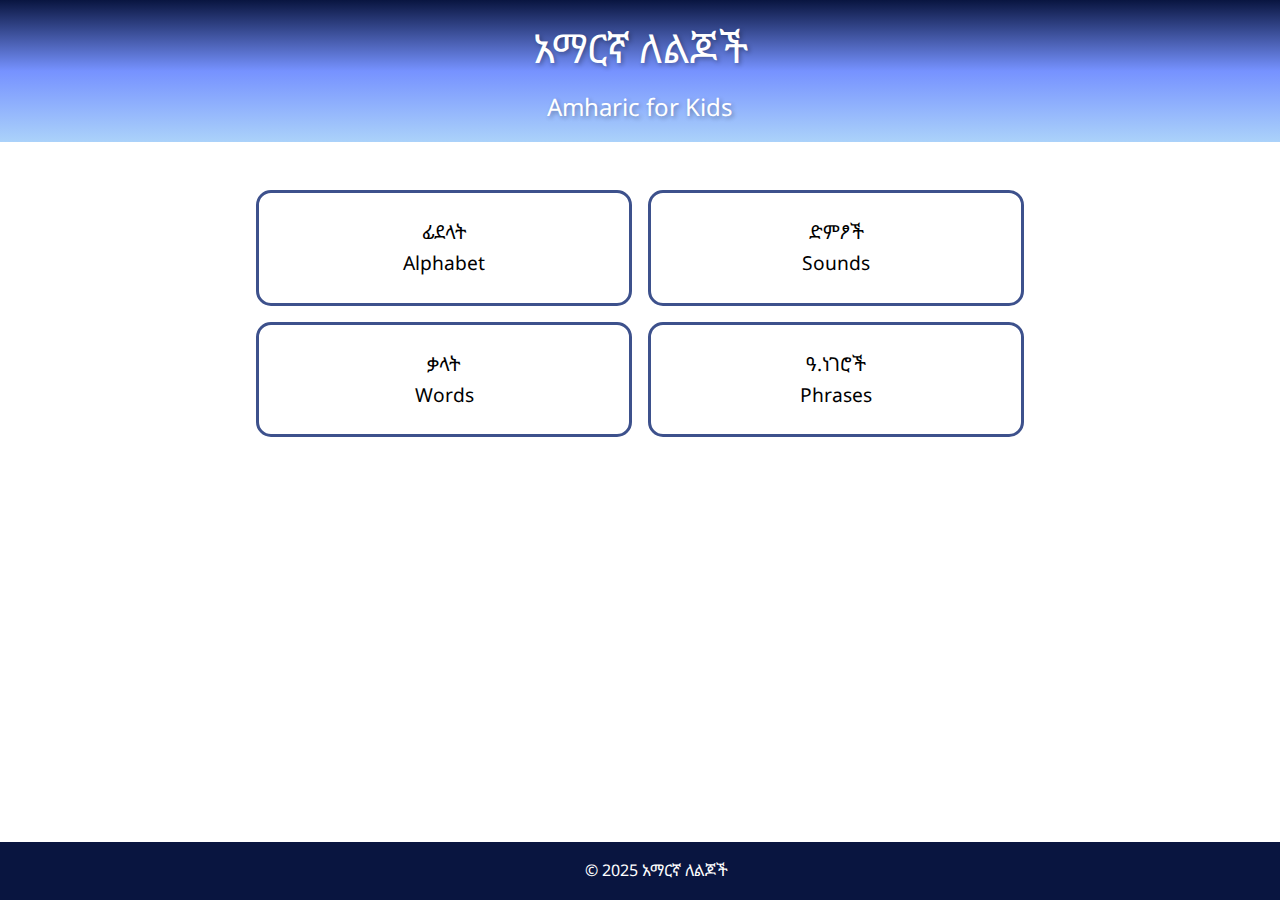
<file: index.html>
<!DOCTYPE html>
<html lang="am">
<head>
    <meta charset="UTF-8">
    <meta name="viewport" content="width=device-width, initial-scale=1.0, shrink-to-fit=no">
    <title>አማርኛ ለልጆች - Amharic for Kids</title>
    <link rel="stylesheet" href="static/css/styles.css">
    <!-- Amharic font -->
    <link href="https://fonts.googleapis.com/css2?family=Noto+Sans+Ethiopic:wght@400;700&display=swap" rel="stylesheet">
</head>
<body>
    <header>
        <h1>አማርኛ ለልጆች</h1>
        <h2>Amharic for Kids</h2>
    </header>

    <main>
        <nav class="main-menu">
            <!-- These will be styled as big, colorful buttons -->
            <button class="menu-item" data-section="alphabet">ፊደላት<br>Alphabet</button>
            <button class="menu-item" data-section="sounds">ድምፆች<br>Sounds</button>
            <button class="menu-item" data-section="words">ቃላት<br>Words</button>
            <button class="menu-item" data-section="phrases">ዓ.ነገሮች<br>Phrases</button>
        </nav>

        <div id="content">
            <!-- Content will be loaded here -->
        </div>
    </main>

    <footer>
        <p>© 2025 አማርኛ ለልጆች</p>
    </footer>

    <script src="static/js/script.js"></script>
    <!-- Test script only loaded in development environment -->
    <script src="static/js/app-tester.js"></script>
</body>
</html>
</file>
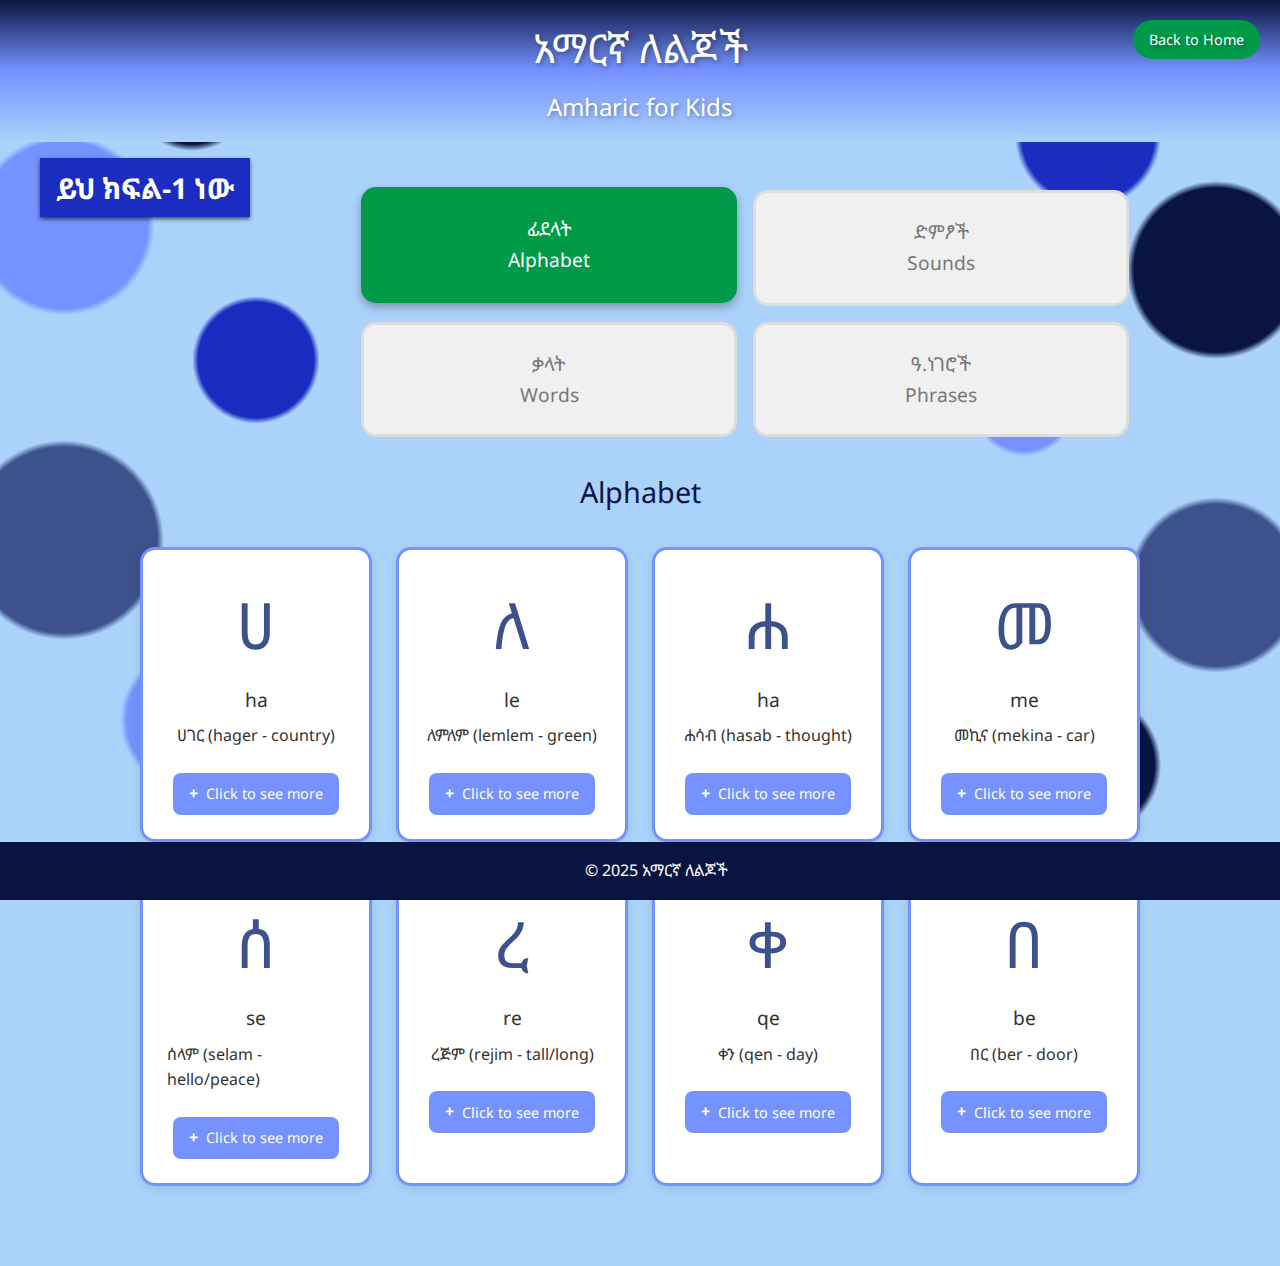
<file: learn.html>
<!DOCTYPE html>
<html lang="am">
<head>
    <meta charset="UTF-8">
    <meta name="viewport" content="width=device-width, initial-scale=1.0, shrink-to-fit=no">
    <title>አማርኛ ለልጆች - Amharic for Kids</title>
    <link rel="stylesheet" href="static/css/styles.css">
    <!-- Amharic font -->
    <link href="https://fonts.googleapis.com/css2?family=Noto+Sans+Ethiopic:wght@400;700&display=swap" rel="stylesheet">
</head>
<body class="learn-page">
    <header>
        <h1>አማርኛ ለልጆች</h1>
        <h2>Amharic for Kids</h2>
        <a href="index.html" class="home-button">Back to Home</a>
    </header>

    <main>
        <div class="stage-indicator">ይህ ክፍል-1 ነው</div>
        <nav class="main-menu">
            <!-- These will be styled as big, colorful buttons -->
            <button class="menu-item" data-section="alphabet">ፊደላት<br>Alphabet</button>
            <button class="menu-item" data-section="sounds">ድምፆች<br>Sounds</button>
            <button class="menu-item" data-section="words">ቃላት<br>Words</button>
            <button class="menu-item" data-section="phrases">ዓ.ነገሮች<br>Phrases</button>
        </nav>

        <div id="content">
            <!-- Content will be loaded here -->
        </div>
    </main>

    <footer>
        <p>© 2025 አማርኛ ለልጆች</p>
    </footer>

    <!-- First load the main script.js file (contains all functions) -->
    <script src="static/js/script.js"></script>
    <!-- Then load learn.js which will only initialize when on the learn page -->
    <script src="static/js/learn.js"></script>
</body>
</html>
</file>
<file: static/css/styles.css>
/* Ethiopian flag colors and Blue color palette */
:root {
    /* Original Ethiopian colors */
    --eth-green: #009A49;
    --eth-yellow: #FEDD00;
    --eth-red: #EF3340;
    --text-dark: #333333;
    --background-light: #FFFFFF;
    --light-bg: #F8FFF4;
    
    /* Blue color palette */
    --blue-darkest: #091540;
    --blue-darkest-rgb: 9, 21, 64;
    --blue-medium: #7692FF;
    --blue-medium-rgb: 118, 146, 255;
    --blue-light: #ABD2FA;
    --blue-light-rgb: 171, 210, 250;
    --blue-navy: #3D518C;
    --blue-navy-rgb: 61, 81, 140;
    --blue-bright: #1B2CC1;
    --blue-bright-rgb: 27, 44, 193;
}

/* Basic reset */
html, body, div, span, h1, h2, h3, p, a, button, img {
    margin: 0;
    padding: 0;
    border: 0;
    font-size: 100%;
    font: inherit;
    vertical-align: baseline;
}

body {
    font-family: 'Noto Sans Ethiopic', sans-serif;
    line-height: 1.6;
    color: var(--text-dark);
    background-color: var(--background-light);
}

/* Learning page specific styles */
.learn-page {
    background-color: var(--blue-light);
    background-image: 
        /* Left side patterns */
        radial-gradient(circle at 15% 10%, var(--blue-darkest) 0%, var(--blue-darkest) 4%, transparent 4.5%),
        radial-gradient(circle at 5% 25%, var(--blue-medium) 0%, var(--blue-medium) 6%, transparent 6.5%),
        radial-gradient(circle at 20% 40%, var(--blue-bright) 0%, var(--blue-bright) 5%, transparent 5.5%),
        radial-gradient(circle at 5% 60%, var(--blue-navy) 0%, var(--blue-navy) 7%, transparent 7.5%),
        radial-gradient(circle at 15% 80%, var(--blue-medium) 0%, var(--blue-medium) 5%, transparent 5.5%),
        /* Right side patterns */
        radial-gradient(circle at 85% 15%, var(--blue-bright) 0%, var(--blue-bright) 5%, transparent 5.5%),
        radial-gradient(circle at 95% 30%, var(--blue-darkest) 0%, var(--blue-darkest) 6%, transparent 6.5%),
        radial-gradient(circle at 80% 45%, var(--blue-medium) 0%, var(--blue-medium) 4%, transparent 4.5%),
        radial-gradient(circle at 95% 65%, var(--blue-navy) 0%, var(--blue-navy) 6%, transparent 6.5%),
        radial-gradient(circle at 85% 85%, var(--blue-darkest) 0%, var(--blue-darkest) 5%, transparent 5.5%);
    background-repeat: no-repeat;
    background-attachment: fixed;
}

/* Header styles */
header {
    background: linear-gradient(to bottom, var(--blue-darkest), var(--blue-medium), var(--blue-light));
    color: white;
    text-align: center;
    padding: 1rem;
    text-shadow: 2px 2px 4px rgba(0, 0, 0, 0.3);
    position: relative;
}

/* Stage indicator style */
.stage-indicator {
    background-color: var(--blue-bright);
    color: white;
    padding: 0.4rem 1rem;
    font-size: 1.8rem;
    font-weight: bold;
    position: relative;
    margin: 0 0 16px 0;
    box-shadow: 0 2px 4px rgba(0, 0, 0, 0.644);
    float: left;
    clear: both;
}

header h1 {
    font-size: 2.5rem;
    margin-bottom: 0.5rem;
}

header h2 {
    font-size: 1.5rem;
    font-weight: normal;
}

/* Main content */
main {
    width: 100%;
    max-width: 1200px;
    margin: 0 auto;
    padding: 1rem;
}

/* Menu styles */
.main-menu {
    display: grid;
    grid-template-columns: repeat(2, 1fr);
    gap: 1rem;
    margin: 2rem auto;
    width: 100%;
    max-width: 800px;
    padding: 0 1rem;
    box-sizing: border-box;
}

@media only screen and (max-width: 480px) {
    .main-menu {
        display: flex !important;
        flex-direction: column !important;
        align-items: center !important;
        max-width: 300px !important;
        padding: 0 !important;
        margin: 16px auto !important;
        grid-template-columns: 1fr !important; /* Force single column */
    }
    
    .menu-item {
        width: 100%;
        margin-bottom: 10px;
        display: block;
        position: relative;
    }
    
    /* Add a CSS marker class to identify mobile view for testing */
    body::after {
        content: "mobile-view";
        display: none;
    }
}

.menu-item {
    background-color: white;
    border: 3px solid var(--blue-navy);
    border-radius: 15px;
    padding: 1.5rem;
    font-size: 1.2rem;
    cursor: pointer;
    transition: transform 0.2s, box-shadow 0.2s, background-color 0.3s, border-color 0.3s;
}

.menu-item:hover {
    transform: translateY(-5px);
    box-shadow: 0 5px 15px rgba(0, 0, 0, 0.2);
}

/* Active menu item (selected) */
.menu-item.active {
    background-color: var(--eth-green);
    border-color: var(--eth-green);
    color: white;
    transform: translateY(-3px);
    box-shadow: 0 4px 10px rgba(0, 0, 0, 0.3);
}

/* Inactive menu items when another is selected */
.menu-item.inactive {
    background-color: #f0f0f0;
    border-color: #dddddd;
    color: #777777;
    transform: none;
    box-shadow: none;
}

/* Sound game layout and feedback symbols */
.game-content-wrapper {
    display: flex;
    justify-content: center;
    align-items: center;
    margin: 1rem auto;
    max-width: 800px;
    position: relative;
}

.game-main-area {
    flex: 1;
    text-align: center;
}

.result-symbol-container {
    width: 150px;
    display: flex;
    justify-content: center;
    align-items: center;
}

.result-symbol {
    font-size: 8rem;
    display: block;
    text-align: center;
}

.check-symbol {
    color: var(--eth-green);
}

.x-symbol {
    color: #EF3340;
}

/* Sound game container with yellow border as in reference image */
.sound-game {
    background-color: white;
    border: 4px solid #FEDD00; /* Ethiopian yellow color */
    border-radius: 15px;
    padding: 2rem;
    margin: 1rem auto;
    max-width: 90%;
    box-shadow: 0 4px 8px rgba(0, 0, 0, 0.1);
}

/* Footer styles */
footer {
    text-align: center;
    padding: 1rem;
    background-color: var(--blue-darkest);
    color: white;
    position: fixed;
    bottom: 0;
    width: 100%;
}

/* Stages popup styles */
.stages-popup {
    display: none;
    position: fixed;
    top: 0;
    left: 0;
    width: 100%;
    height: 100%;
    background-color: rgba(0, 0, 0, 0.5);
    z-index: 1000;
    justify-content: center;
    align-items: center;
}

.stages-popup.show {
    display: flex;
}

.stages-popup-content {
    background-color: white;
    padding: 2rem;
    border-radius: 15px;
    box-shadow: 0 5px 20px rgba(0, 0, 0, 0.3);
    position: relative;
    max-width: 90%;
    width: 700px;
    text-align: center;
}

.stages-popup-content h3 {
    font-size: 1.5rem;
    margin-bottom: 1.5rem;
    color: var(--eth-green);
}

.stages-container {
    display: flex;
    justify-content: space-between;
    gap: 10px;
    margin: 1rem 0;
}

/* Animal head styles for stage buttons */
.animal-head {
    width: 70px;
    height: 70px;
    margin-bottom: 4px;
}

.stage-button .stage-text {
    position: absolute;
    bottom: 8px;
    font-size: 0.8rem;
    background-color: rgba(0, 0, 0, 0.6);
    padding: 2px 6px;
    border-radius: 10px;
    max-width: 90%;
    white-space: nowrap;
    overflow: hidden;
    text-overflow: ellipsis;
    z-index: 2;
}

.stage-button {
    color: white;
    border: none;
    width: 85px;
    height: 85px;
    display: flex;
    flex-direction: column;
    justify-content: center;
    align-items: center;
    font-weight: bold;
    cursor: pointer;
    transition: transform 0.2s;
    text-decoration: none;
    padding: 5px;
    position: relative;
    background-color: transparent;
}

.stage-button:hover:not(.disabled) {
    transform: scale(1.1);
}

.stage-button.disabled {
    cursor: not-allowed;
}

.stage-button.disabled .animal-head {
    filter: grayscale(100%) brightness(0.8);
    opacity: 0.7;
}

.close-popup {
    position: absolute;
    top: 10px;
    right: 10px;
    background: none;
    border: none;
    font-size: 1.5rem;
    cursor: pointer;
    color: var(--eth-red);
}

.close-popup:hover {
    color: var(--blue-bright);
}

/* Bilingual text styles */
.english-text, .amharic-text {
    display: block;
    text-align: center;
    line-height: 1.3;
}

.english-text {
    position: absolute;
    opacity: 0;
    visibility: hidden;
    background-color: rgba(0, 0, 0, 0.7);
    color: white;
    padding: 5px 10px;
    border-radius: 5px;
    font-size: 0.9rem;
    z-index: 10;
    pointer-events: none;
    transition: opacity 0.3s, visibility 0.3s;
    transform: translateY(-100%);
    white-space: nowrap;
    top: -10px;
    left: 50%;
    transform: translateX(-50%) translateY(-100%);
}

/* Add a little triangle/arrow to the tooltip */
.english-text:after {
    content: '';
    position: absolute;
    top: 100%;
    left: 50%;
    margin-left: -5px;
    border-width: 5px;
    border-style: solid;
    border-color: rgba(0, 0, 0, 0.7) transparent transparent transparent;
}

.amharic-text {
    font-size: 1.2rem;
    font-weight: bold;
    position: relative;
}

/* Show English text on hover */
*:hover > .english-text {
    opacity: 1;
    visibility: visible;
}

.stages-popup-content h3 .amharic-text {
    font-size: 1.6rem;
}

.start-button .amharic-text {
    font-size: 1.3rem;
}

.stage-button .amharic-text {
    font-size: 1rem;
}

/* Adjust styles for buttons to account for hover effect */
.stage-button {
    position: relative;
}

/* Content section styles */
#content {
    margin: 1rem 0 4rem;
    width: 100%;
}

#content h2 {
    text-align: center;
    margin-bottom: 2rem;
    color: var(--blue-darkest);
    font-size: 1.8rem;
}

/* Alphabet section styles */
.alphabet-container {
    display: grid;
    grid-template-columns: repeat(auto-fill, minmax(200px, 1fr));
    gap: 1.5rem;
    width: 100%;
    max-width: 1000px;
    margin: 0 auto;
}

.letter-card {
    background-color: white;
    border: 3px solid var(--blue-medium);
    border-radius: 15px;
    padding: 1.5rem;
    box-shadow: 0 3px 10px rgba(0, 0, 0, 0.1);
    display: flex;
    flex-direction: column;
    align-items: center;
    transition: transform 0.3s, box-shadow 0.3s;
}

.letter-card:hover {
    transform: translateY(-5px);
    box-shadow: 0 8px 15px rgba(0, 0, 0, 0.2);
}

.letter {
    font-size: 4rem;
    margin-bottom: 0.5rem;
    color: var(--blue-navy);
}

.transliteration {
    font-size: 1.2rem;
    margin-bottom: 0.5rem;
}

.example {
    font-size: 1rem;
    margin-bottom: 1rem;
}

.play-button, .expand-button {
    background-color: var(--blue-navy);
    color: white;
    border: none;
    border-radius: 5px;
    padding: 0.5rem 1rem;
    cursor: pointer;
    font-size: 1rem;
    display: flex;
    align-items: center;
    gap: 0.5rem;
    margin-top: 0.5rem;
    width: 100%;
    justify-content: center;
}

.play-button:hover, .expand-button:hover {
    background-color: var(--blue-bright);
}

.expand-button {
    background-color: var(--blue-medium);
    margin-top: 1rem;
}

.expand-button:hover {
    background-color: var(--blue-bright);
}

.play-icon {
    font-size: 0.8rem;
}

/* Letter expansion modal - center style with blurred background */
.letter-modal {
    position: fixed;
    top: 0;
    left: 0;
    width: 100%;
    height: 100%;
    background-color: rgba(0, 0, 0, 0.5);
    backdrop-filter: blur(5px);
    display: flex;
    justify-content: center;
    align-items: center;
    z-index: 1000;
    opacity: 0;
    pointer-events: none;
    transition: opacity 0.3s ease;
}

.letter-modal.active, .letter-modal.show {
    opacity: 1;
    pointer-events: auto;
    display: flex;
}

.modal-content {
    background-color: var(--blue-light); /* Using our blue-light variable */
    padding: 30px;
    border-radius: 16px;
    width: 95%;
    max-width: 850px; /* Increased to fit all letters on one line */
    max-height: 85vh;
    overflow-y: auto;
    position: relative;
    box-shadow: 0 10px 30px rgba(0, 0, 0, 0.3);
    animation: modalFadeIn 0.4s forwards;
    display: flex;
    flex-direction: column;
    align-items: center;
}

@keyframes modalFadeIn {
    from {
        transform: scale(0.9);
        opacity: 0;
    }
    to {
        transform: scale(1);
        opacity: 1;
    }
}

.close-expanded {
    position: absolute;
    top: 15px;
    right: 15px;
    width: 40px;
    height: 40px;
    border-radius: 50%;
    background-color: var(--blue-medium);
    color: white;
    border: none;
    font-size: 1.8rem;
    display: flex;
    align-items: center;
    justify-content: center;
    cursor: pointer;
    z-index: 1001;
    box-shadow: 0 2px 10px rgba(0, 0, 0, 0.3);
}

.close-expanded:hover {
    background-color: var(--blue-bright);
    transform: scale(1.1);
}

/* Top container for letter and image */
.letter-top-container {
    display: flex;
    flex-direction: row;
    align-items: flex-start;
    justify-content: center;
    gap: 20px;
    width: 100%;
    margin-bottom: 1.5rem;
}

/* Expanded letter styles */
.expanded-letter-container {
    display: flex;
    flex-direction: column;
    align-items: center;
    width: 50%;
}

.expanded-letter {
    font-size: 8rem;
    color: var(--blue-darkest);
    margin-bottom: 1rem;
    text-shadow: 2px 2px 4px rgba(0, 0, 0, 0.1);
}

.expanded-transliteration {
    font-size: 1.5rem;
    margin-bottom: 0.8rem;
    color: var(--blue-navy);
}

.expanded-example {
    font-size: 1.2rem;
    margin-bottom: 1.5rem;
    color: var(--blue-navy);
    padding: 0.5rem 1rem;
    background-color: rgba(171, 210, 250, 0.3);
    border-radius: 8px;
}

.expanded-buttons {
    display: flex;
    gap: 1rem;
    margin-top: 0.8rem;
}

.expanded-play-button {
    background-color: var(--blue-navy);
    color: white;
    border: none;
    border-radius: 8px;
    padding: 0.6rem 1.2rem;
    font-size: 1rem;
    cursor: pointer;
    display: flex;
    align-items: center;
    justify-content: center;
    gap: 0.5rem;
    transition: background-color 0.2s;
}

.expanded-play-button:hover {
    background-color: var(--blue-bright);
}

.next-letter-button {
    background-color: white;
    color: var(--blue-navy);
    border: 2px solid var(--blue-medium);
    border-radius: 8px;
    padding: 0.6rem 1.2rem;
    font-size: 1rem;
    cursor: pointer;
    display: flex;
    align-items: center;
    justify-content: center;
    transition: background-color 0.2s, color 0.2s;
}

.next-letter-button:hover {
    background-color: var(--blue-medium);
    color: white;
}

.see-more-button {
    background-color: var(--blue-medium);
    color: white;
    border: none;
    border-radius: 8px;
    padding: 0.5rem 1rem;
    margin-top: 0.5rem;
    font-size: 0.9rem;
    cursor: pointer;
    display: flex;
    align-items: center;
    gap: 0.5rem;
    transition: background-color 0.2s;
}

.see-more-button:hover {
    background-color: var(--blue-bright);
}

.expand-icon {
    font-size: 1rem;
    font-weight: bold;
}

/* Wrapper for the forms container */
.modal-form-content-wrapper {
    display: flex;
    flex-direction: column;
    width: 100%;
    gap: 20px;
    margin-top: 1rem;
    animation: slideUp 0.3s forwards;
}

/* Expanded forms container */
.expanded-forms-container, .modal-forms-container {
    display: flex;
    flex-wrap: wrap; /* Allow wrapping */
    gap: 0.7rem; /* Reduced gap between forms */
    justify-content: center;
    flex: 1;
    min-width: 300px;
    animation: slideUp 0.3s forwards;
    overflow-x: auto; /* Add horizontal scrolling if needed on very small screens */
    padding: 0.5rem 0; /* Add padding for scroll space */
}

@keyframes slideUp {
    from {
        opacity: 0;
        transform: translateY(20px);
    }
    to {
        opacity: 1;
        transform: translateY(0);
    }
}

.letter-form {
    display: flex;
    flex-direction: column;
    align-items: center;
    padding: 1rem;
    background-color: white;
    border: 2px solid var(--eth-yellow);
    border-radius: 12px;
    min-width: 80px;
    transition: transform 0.3s, box-shadow 0.3s;
}

.letter-form:hover {
    transform: translateY(-2px);
    box-shadow: 0 4px 8px rgba(0, 0, 0, 0.2);
    background-color: #e3e3e3;
}

.letter-form.selected-form {
    background-color: #a4e99e;
    box-shadow: 0 0 8px rgba(0, 0, 0, 0.3);
    transform: translateY(-2px);
}

.form-letter {
    font-size: 3rem;
    color: var(--eth-green);
    margin-bottom: 0.5rem;
}

.form-transliteration {
    font-size: 1rem;
    margin-bottom: 0.8rem;
}

.play-form-container {
    margin-top: 0.3rem;
}

.form-play-button {
    background-color: var(--eth-green);
    color: white;
    border: none;
    border-radius: 50%;
    width: 28px;
    height: 28px;
    font-size: 0.8rem;
    cursor: pointer;
    display: flex;
    align-items: center;
    justify-content: center;
    transition: background-color 0.2s;
}

.form-play-button:hover {
    background-color: #1a8345;
}

/* Letter image container styles */
.letter-image-container {
    background-color: white;
    border: 3px solid black; /* Black rectangle border */
    border-radius: 12px;
    padding: 20px;
    height: 180px; /* Double the height of letter forms */
    min-height: 180px;
    width: 50%;
    min-width: 300px;
    display: flex;
    flex-direction: column;
    justify-content: center;
    align-items: center;
    box-shadow: 0 2px 4px rgba(0, 0, 0, 0.1);
    transition: all 0.3s ease;
}

.letter-example-image {
    font-size: 0.9rem;
    color: var(--blue-navy);
    opacity: 0.7;
}

.letter-example-word {
    font-size: 3.5rem;
    font-weight: bold;
    color: var(--eth-green);
    margin-bottom: 15px;
}

.letter-example-text {
    font-size: 1.2rem;
    color: var(--blue-navy);
    text-align: center;
}

.letter-form.playing {
    background-color: #e6f7f0;
    border-color: var(--eth-green);
    animation: pulse 1s;
}

@keyframes pulse {
    0% { transform: scale(1); }
    50% { transform: scale(1.05); }
    100% { transform: scale(1); }
}

/* Prevent scrolling when modal is open */
body.modal-open {
    overflow: hidden;
}

/* Mobile adjustments for letter modal */
@media only screen and (max-width: 600px) {
    .modal-content {
        margin: 2% auto;
        padding: 1rem;
        width: 95%;
    }
    
    .modal-letter {
        font-size: 4rem;
    }
    
    .letter-top-container {
        flex-direction: column;
    }
    
    .expanded-letter-container {
        width: 100%;
    }
    
    .modal-forms-container {
        gap: 0.5rem;
        padding: 0.5rem;
        max-height: 50vh;
    }
    
    .letter-form {
        padding: 0.8rem;
        min-width: 60px;
    }
    
    .form-letter {
        font-size: 2.5rem;
    }
    
    .form-play-button {
        width: 35px;
        height: 35px;
    }
    
    .letter-image-container {
        height: 150px;
        min-height: 150px;
        padding: 15px;
        width: 100%;
    }
    
    .letter-example-word {
        font-size: 2.5rem;
    }
}

/* Animation for playing sound */
@keyframes pulse {
    0% { transform: scale(1); }
    50% { transform: scale(1.1); }
    100% { transform: scale(1); }
}

.letter-card.playing .letter {
    animation: pulse 1s ease;
    color: var(--eth-red);
}

/* Sounds section styles */
.sounds-container {
    max-width: 800px;
    margin: 0 auto;
    padding: 1rem;
}

.score-display {
    text-align: center;
    font-size: 1.5rem;
    margin-bottom: 1.5rem;
    color: var(--eth-green);
    font-weight: bold;
}

.sound-game {
    background-color: white;
    border: 3px solid var(--eth-yellow);
    border-radius: 15px;
    padding: 2rem;
    box-shadow: 0 5px 15px rgba(0, 0, 0, 0.1);
    display: flex;
    flex-direction: column;
    align-items: center;
}

.game-prompt {
    font-size: 1.2rem;
    margin-bottom: 1.5rem;
    text-align: center;
}

.letter-to-guess {
    font-size: 5rem;
    height: 5rem;
    min-height: 5rem;
    margin-bottom: 1.5rem;
    color: var(--eth-green);
    display: flex;
    align-items: center;
    justify-content: center;
}

.play-sound-btn {
    background-color: var(--eth-red);
    color: white;
    border: none;
    border-radius: 30px;
    padding: 0.8rem 2rem;
    margin-bottom: 2rem;
    font-size: 1.2rem;
    cursor: pointer;
    display: flex;
    align-items: center;
    transition: background-color 0.2s, transform 0.2s;
}

.play-sound-btn:hover {
    background-color: #d42d39;
    transform: scale(1.05);
}

.play-sound-btn.playing {
    animation: pulse 1s ease;
    background-color: var(--eth-green);
}

.options-container {
    display: flex;
    justify-content: center;
    flex-wrap: wrap;
    gap: 1rem;
    margin-bottom: 1.5rem;
    width: 100%;
}

.letter-option {
    width: 80px;
    height: 80px;
    font-size: 2.5rem;
    border: 2px solid var(--eth-green);
    border-radius: 10px;
    background-color: white;
    display: flex;
    align-items: center;
    justify-content: center;
    cursor: pointer;
    transition: transform 0.2s, background-color 0.2s, box-shadow 0.2s;
}

.letter-option:hover {
    transform: translateY(-5px);
    box-shadow: 0 5px 10px rgba(0, 0, 0, 0.2);
}

.letter-option.correct {
    background-color: #28a745;
    color: white;
    border-color: #28a745;
}

.letter-option.incorrect {
    background-color: #dc3545;
    color: white;
    border-color: #dc3545;
}

.feedback {
    min-height: 60px;
    margin-bottom: 1.5rem;
    font-size: 1.2rem;
    text-align: center;
}

.correct-feedback {
    color: #28a745;
    font-weight: bold;
}

.incorrect-feedback {
    color: #dc3545;
    font-weight: bold;
}

.next-sound-btn {
    background-color: var(--eth-green);
    color: white;
    border: none;
    border-radius: 30px;
    padding: 0.8rem 2rem;
    font-size: 1.2rem;
    cursor: pointer;
    transition: background-color 0.2s, transform 0.2s;
}

.next-sound-btn:hover {
    background-color: #008a39;
    transform: scale(1.05);
}

/* Words section styles */
.words-container {
    max-width: 900px;
    margin: 0 auto 5rem;
}

.word-cards {
    display: grid;
    grid-template-columns: repeat(auto-fill, minmax(250px, 1fr));
    gap: 1.5rem;
    margin-bottom: 3rem;
}

.word-card {
    background-color: white;
    border: 3px solid var(--eth-yellow);
    border-radius: 15px;
    padding: 1.5rem;
    display: flex;
    flex-direction: column;
    align-items: center;
    box-shadow: 0 5px 15px rgba(0, 0, 0, 0.1);
    transition: transform 0.3s;
}

.word-card:hover {
    transform: translateY(-5px);
}

.word-card-image {
    width: 100%;
    height: 120px;
    display: flex;
    justify-content: center;
    align-items: center;
    margin-bottom: 1rem;
}

.word-card-image img {
    max-width: 100%;
    max-height: 100%;
    object-fit: contain;
}

.word-card-text {
    text-align: center;
    margin-bottom: 1rem;
}

.word-text {
    font-size: 2rem;
    color: var(--eth-green);
    margin-bottom: 0.5rem;
}

.word-transliteration {
    font-size: 1rem;
    margin-bottom: 0.3rem;
    font-style: italic;
}

.word-meaning {
    font-size: 1.2rem;
    font-weight: bold;
}

/* Word game styles */
.word-game {
    background-color: white;
    border: 3px solid var(--eth-green);
    border-radius: 15px;
    padding: 2rem;
    box-shadow: 0 5px 15px rgba(0, 0, 0, 0.1);
}

.word-game h3 {
    text-align: center;
    margin-bottom: 1.5rem;
    color: var(--eth-green);
}

.current-word-display {
    display: flex;
    flex-wrap: wrap;
    justify-content: center;
    gap: 2rem;
    margin-bottom: 2rem;
}

.word-image {
    width: 150px;
    height: 150px;
    display: flex;
    justify-content: center;
    align-items: center;
    border: 2px solid var(--eth-yellow);
    border-radius: 10px;
    padding: 0.5rem;
    background-color: white;
}

.word-image img {
    max-width: 100%;
    max-height: 100%;
    object-fit: contain;
}

.word-audio-box {
    display: flex;
    flex-direction: column;
    justify-content: center;
    align-items: center;
}

.play-word-audio {
    background-color: var(--eth-red);
    color: white;
    border: none;
    border-radius: 30px;
    padding: 0.8rem 1.5rem;
    margin-top: 1rem;
    font-size: 1rem;
    cursor: pointer;
    display: flex;
    align-items: center;
    transition: background-color 0.2s, transform 0.2s;
}

.play-word-audio:hover {
    background-color: #d42d39;
    transform: scale(1.05);
}

.letter-drop-area {
    display: flex;
    justify-content: center;
    flex-wrap: wrap;
    gap: 0.5rem;
    margin-bottom: 2rem;
    min-height: 70px;
    transition: background-color 0.3s;
}

.letter-drop-area.success {
    background-color: rgba(40, 167, 69, 0.2);
    border-radius: 10px;
}

.letter-drop-box {
    width: 60px;
    height: 60px;
    border: 2px dashed var(--eth-green);
    border-radius: 8px;
    display: flex;
    justify-content: center;
    align-items: center;
    transition: border-color 0.2s, background-color 0.2s;
}

.letter-drop-box.drag-over {
    border-color: var(--eth-red);
    background-color: rgba(255, 193, 7, 0.2);
}

.expanded-buttons {
    display: flex;
    justify-content: center;
    gap: 15px;
    margin-top: 20px;
}

.prev-letter-button, .next-letter-button, .expanded-play-button {
    padding: 8px 15px;
    border-radius: 20px;
    font-size: 0.9rem;
    cursor: pointer;
    transition: background-color 0.2s;
}

.prev-letter-button, .next-letter-button {
    background-color: var(--eth-green);
    color: white;
    border: none;
}

.prev-letter-button:hover, .next-letter-button:hover {
    background-color: #00783a; /* Darker green on hover */
}

.expanded-play-button {
    background-color: var(--eth-red);
    color: white;
    border: none;
}

.expanded-play-button:hover {
    background-color: #d42d39; /* Darker red on hover */
}

.letter-bank {
    display: flex;
    justify-content: center;
    flex-wrap: wrap;
    gap: 1rem;
    margin-bottom: 2rem;
}

.bank-letter {
    width: 50px;
    height: 50px;
    font-size: 1.8rem;
    background-color: white;
    border: 2px solid var(--eth-yellow);
    border-radius: 8px;
    display: flex;
    justify-content: center;
    align-items: center;
    cursor: grab;
    transition: transform 0.2s, box-shadow 0.2s;
}

.bank-letter:hover {
    transform: translateY(-3px);
    box-shadow: 0 3px 8px rgba(0, 0, 0, 0.2);
}

.bank-letter.dragging {
    opacity: 0.5;
}

.bank-letter.dropped {
    font-size: 2rem;
    background-color: white;
    border: none;
    color: var(--eth-green);
    font-weight: bold;
}

.word-feedback {
    text-align: center;
    min-height: 50px;
    margin-bottom: 1.5rem;
}

.check-word-btn, .next-word-btn {
    display: block;
    margin: 0 auto;
    background-color: var(--eth-green);
    color: white;
    border: none;
    border-radius: 30px;
    padding: 0.8rem 2rem;
    font-size: 1.2rem;
    cursor: pointer;
    transition: background-color 0.2s, transform 0.2s;
}

.check-word-btn:hover, .next-word-btn:hover {
    background-color: #008a39;
    transform: scale(1.05);
}

/* Phrases section styles */
.phrases-container {
    max-width: 900px;
    margin: 0 auto 5rem;
}

.phrase-cards {
    display: grid;
    grid-template-columns: repeat(auto-fill, minmax(280px, 1fr));
    gap: 1.5rem;
    margin-bottom: 3rem;
}

.phrase-card {
    background-color: white;
    border: 3px solid var(--eth-green);
    border-radius: 15px;
    padding: 1.5rem;
    display: flex;
    flex-direction: column;
    align-items: center;
    box-shadow: 0 5px 15px rgba(0, 0, 0, 0.1);
    transition: transform 0.3s;
}

.phrase-card:hover {
    transform: translateY(-5px);
}

.phrase-card-content {
    text-align: center;
    margin-bottom: 1.5rem;
}

.phrase-text {
    font-size: 1.8rem;
    color: var(--eth-green);
    margin-bottom: 0.5rem;
}

.phrase-transliteration {
    font-size: 1rem;
    margin-bottom: 0.3rem;
    font-style: italic;
}

.phrase-meaning {
    font-size: 1.2rem;
    font-weight: bold;
}

.phrase-card-image {
    width: 100%;
    height: 120px;
    display: flex;
    justify-content: center;
    align-items: center;
    margin-bottom: 1rem;
}

.phrase-card-image img {
    max-width: 100%;
    max-height: 100%;
    object-fit: contain;
}

/* Phrase matching game styles */
.phrase-game {
    background-color: white;
    border: 3px solid var(--eth-green);
    border-radius: 15px;
    padding: 2rem;
    box-shadow: 0 5px 15px rgba(0, 0, 0, 0.1);
}

.phrase-game h3 {
    text-align: center;
    margin-bottom: 1.5rem;
    color: var(--eth-green);
}

.match-game-container {
    display: flex;
    flex-wrap: wrap;
    gap: 2rem;
    margin-bottom: 2rem;
    justify-content: center;
}

.phrases-column, .images-column {
    display: flex;
    flex-direction: column;
    gap: 1rem;
    width: 45%;
    min-width: 250px;
}

.match-phrase, .match-image {
    background-color: white;
    border: 2px solid var(--eth-yellow);
    border-radius: 10px;
    padding: 1rem;
    cursor: pointer;
    transition: transform 0.2s, box-shadow 0.2s, border-color 0.2s;
    box-shadow: 0 3px 8px rgba(0, 0, 0, 0.1);
}

.letter-forms-container {
    display: flex;
    flex-direction: row;
    justify-content: space-between;
    align-items: center;
    width: 100%;
    margin: 1rem 0;
    padding: 0.5rem;
    border-radius: 8px;
}

.letter-form {
    padding: 0.5rem;
    border-radius: 8px;
    text-align: center;
    margin: 0.25rem;
    transition: transform 0.2s ease, background-color 0.2s ease;
    background-color: #f3f3f3;
    box-shadow: 0 2px 4px rgba(0, 0, 0, 0.1);
    display: flex;
    flex-direction: column;
    align-items: center;
}

.form-letter {
    font-size: 2rem;
    margin-bottom: 0.5rem;
}

.form-play-button {
    font-size: 1rem;
    padding: 0.25rem 0.5rem;
    background-color: var(--button-green);
    color: white;
    border: none;
    border-radius: 4px;
    cursor: pointer;
    transition: background-color 0.2s ease;
}

.form-play-button:hover {
    background-color: var(--button-green-hover);
}

.match-phrase:hover, .match-image:hover {
    transform: translateY(-3px);
    box-shadow: 0 5px 12px rgba(0, 0, 0, 0.2);
}

.match-phrase.selected, .match-image.selected {
    border-color: var(--eth-red);
    box-shadow: 0 0 0 3px rgba(239, 51, 64, 0.3);
}

.match-phrase.matched, .match-image.matched {
    border-color: #28a745;
    background-color: rgba(40, 167, 69, 0.1);
    cursor: default;
}

.match-phrase {
    text-align: center;
}

.match-image {
    display: flex;
    justify-content: center;
    align-items: center;
    height: 120px;
}

.match-image img {
    max-width: 100%;
    max-height: 100%;
    object-fit: contain;
}

.phrase-feedback {
    text-align: center;
    min-height: 50px;
    margin-bottom: 1.5rem;
    font-size: 1.2rem;
}

.in-progress-feedback {
    color: var(--eth-yellow);
    font-weight: bold;
}

.check-phrases-btn, .reset-phrases-btn {
    display: inline-block;
    margin: 0 0.5rem;
    background-color: var(--eth-green);
    color: white;
    border: none;
    border-radius: 30px;
    padding: 0.8rem 1.5rem;
    font-size: 1.2rem;
    cursor: pointer;
    transition: background-color 0.2s, transform 0.2s;
}

.check-phrases-btn:hover, .reset-phrases-btn:hover {
    background-color: #008a39;
    transform: scale(1.05);
}

.reset-phrases-btn {
    background-color: var(--eth-yellow);
}

.reset-phrases-btn:hover {
    background-color: #e0c500;
}

/* Responsive design */
@media (max-width: 768px) {
    header h1 {
        font-size: 2rem;
    }

    header h2 {
        font-size: 1.2rem;
    }
    
    .alphabet-container {
        grid-template-columns: repeat(auto-fill, minmax(150px, 1fr));
    }
    
    .letter {
        font-size: 3rem;
    }
}

@media only screen and (max-width: 480px) {
    main {
        padding: 8px;
    }
    .main-menu {
        display: grid;
        grid-template-columns: 1fr;
        grid-auto-flow: row;
        gap: 16px;
        max-width: 300px;
        padding: 0;
        margin: 16px auto;
    }
    .menu-item {
        width: 100%;
        max-width: 300px;
    }
    
    .alphabet-container {
        grid-template-columns: 1fr;
        gap: 1rem;
    }
    
    .letter {
        font-size: 3rem;
    }
}

.home-page {
    background: linear-gradient(to bottom, #71C5F5 0%, #94D7FF 100%);
    height: 100vh;
    display: flex;
    flex-direction: column;
    justify-content: space-between;
    overflow: hidden;
    position: relative;
}

/* Fluffy clouds background */
.stars {
    position: absolute;
    top: 0;
    left: 0;
    width: 100%;
    height: 100%;
    pointer-events: none;
    z-index: 1;
}

/* Replace stars with fluffy clouds */
.fluffy-cloud {
    position: absolute;
    background-color: white;
    border-radius: 50px;
    filter: blur(5px);
    opacity: 0.9;
    box-shadow: 0 0 20px 5px rgba(255, 255, 255, 0.5);
    animation: float 15s infinite ease-in-out;
}

@keyframes float {
    0%, 100% { transform: translateY(0); }
    50% { transform: translateY(-15px); }
}

/* Books shelf */
.bookshelf {
    position: absolute;
    right: 30px;
    bottom: 140px;
    width: 250px;
    height: 120px;
    background-color: #e6c19c;
    border-radius: 5px;
    z-index: 4;
    box-shadow: 0 5px 10px rgba(0, 0, 0, 0.2);
}

.books {
    position: absolute;
    top: -80px;
    left: 10px;
    width: 230px;
    height: 80px;
    display: flex;
    justify-content: space-between;
    z-index: 5;
}

.book {
    width: 25px;
    height: 75px;
    border-radius: 3px 0 0 3px;
    box-shadow: -3px 0 5px rgba(0, 0, 0, 0.1);
}

/* Bees animation */
.bee {
    position: absolute;
    width: 30px;
    height: 20px;
    background-color: transparent;
    z-index: 3;
    animation: beeFly 20s infinite linear;
}

.bee::before {
    content: '';
    position: absolute;
    top: 0;
    left: 0;
    width: 100%;
    height: 100%;
    background: linear-gradient(90deg, #FFF58F 30%, #000 30%, #000 40%, #FFF58F 40%, #FFF58F 60%, #000 60%, #000 70%, #FFF58F 70%);
    border-radius: 50%;
}

.bee::after {
    content: '';
    position: absolute;
    top: 5px;
    right: -8px;
    width: 15px;
    height: 10px;
    background-color: rgba(255, 255, 255, 0.7);
    border-radius: 50%;
    filter: blur(1px);
    animation: wingFlap 0.2s infinite alternate;
}

@keyframes wingFlap {
    0% { transform: scaleY(1); }
    100% { transform: scaleY(0.8); }
}

@keyframes beeFly {
    0% { transform: translate(-50px, 50px) rotate(20deg); }
    20% { transform: translate(20vw, 15vh) rotate(-10deg); }
    40% { transform: translate(40vw, 25vh) rotate(15deg); }
    60% { transform: translate(60vw, 15vh) rotate(-5deg); }
    80% { transform: translate(80vw, 30vh) rotate(10deg); }
    100% { transform: translate(110vw, 5vh) rotate(0deg); }
}

/* Clouds animation */
.clouds {
    position: absolute;
    bottom: 0;
    left: 0;
    width: 100%;
    height: 150px;
    z-index: 3;
    pointer-events: none;
}

.cloud-layer {
    position: absolute;
    width: 200%;
    height: 100%;
    background-repeat: repeat-x;
    animation-timing-function: linear;
    animation-iteration-count: infinite;
}

.cloud-layer-1 {
    bottom: 0;
    background-image: radial-gradient(ellipse at 50% 100%, #fff 40%, transparent 41%);
    background-size: 150px 100px;
    animation: cloudMove 90s infinite linear;
    opacity: 0.9;
}

.cloud-layer-2 {
    bottom: 60px;
    background-image: radial-gradient(ellipse at 50% 100%, #fff 45%, transparent 46%);
    background-size: 120px 80px;
    animation: cloudMove 70s infinite linear;
    opacity: 0.7;
}

.cloud-layer-3 {
    bottom: 100px;
    background-image: radial-gradient(ellipse at 50% 100%, #fff 50%, transparent 51%);
    background-size: 100px 60px;
    animation: cloudMove 50s infinite linear;
    opacity: 0.5;
}

/* Ladder element */
.ladder {
    position: absolute;
    right: 100px;
    bottom: 140px;
    width: 40px;
    height: 200px;
    background: linear-gradient(90deg, transparent 35%, #C19A6B 35%, #C19A6B 65%, transparent 65%);
    z-index: 4;
}

.ladder::before {
    content: '';
    position: absolute;
    top: 0;
    left: 0;
    width: 100%;
    height: 100%;
    background: repeating-linear-gradient(0deg, transparent, transparent 15px, #C19A6B 15px, #C19A6B 20px);
}

/* Globe element */
.globe {
    position: absolute;
    right: 300px;
    bottom: 150px;
    width: 60px;
    height: 60px;
    background: radial-gradient(circle at 40% 40%, #8FC8E7 0%, #58A1D5 60%, #3277AD 100%);
    border-radius: 50%;
    box-shadow: 0 0 10px rgba(0, 0, 0, 0.2);
    z-index: 5;
}

@keyframes cloudMove {
    0% { transform: translateX(0); }
    100% { transform: translateX(-50%); }
}

.welcome-container {
    display: flex;
    flex-direction: column;
    align-items: center;
    justify-content: center;
    flex-grow: 1;
    padding: 20px;
    text-align: center;
    background-color: rgba(255, 255, 255, 0.8);
    border-radius: 12px;
    max-width: 600px;
    margin: 20px auto;
    z-index: 10;
    position: relative;
    box-shadow: 0 4px 15px rgba(0, 0, 0, 0.2);
    border: 2px solid #3D518C;
}

.welcome-title-amharic {
    font-size: 2.5rem;
    color: #3D518C;
    margin-bottom: 10px;
    animation: fadeIn 1s ease-in-out;
}

.welcome-title-english {
    font-size: 1.8rem;
    color: #091540;
    margin-bottom: 30px;
    animation: fadeIn 1.5s ease-in-out;
}

.animals-container {
    display: flex;
    justify-content: center;
    align-items: flex-end;
    gap: 2rem;
    margin: 2rem 0 3rem;
    height: 180px;
}

.animal {
    position: relative;
    width: 120px;
    height: 120px;
    animation: bounce 2s infinite ease-in-out;
}

.animal-svg {
    width: 100%;
    height: 100%;
}

.animal-body {
    transform-origin: center;
}

.animal-tail {
    transform-origin: left center;
    animation: wag 1s infinite alternate ease-in-out;
}

/* Fox styling */
.fox .animal-body {
    background-image: url('../images/fox.png');
}

.fox .animal-tail {
    right: 5px;
    bottom: 20px;
    background-image: url('../images/fox-tail.png');
}

/* Dog styling */
.dog .animal-body {
    background-image: url('../images/dog.png');
}

.dog .animal-tail {
    right: 5px;
    bottom: 15px;
    background-image: url('../images/dog-tail.png');
    animation-duration: 0.8s;
}

/* Bear styling */
.bear .animal-body {
    background-image: url('../images/bear.png');
}

.bear .animal-tail {
    right: 10px;
    bottom: 10px;
    background-image: url('../images/bear-tail.png');
    animation-duration: 1.2s;
}

/* Music Controls */
.music-controls {
    position: fixed;
    bottom: 60px;
    right: 20px;
    z-index: 1000;
}

.music-toggle {
    width: 50px;
    height: 50px;
    border-radius: 50%;
    background-color: var(--blue-medium);
    color: white;
    border: none;
    font-size: 24px;
    cursor: pointer;
    box-shadow: 0 4px 8px rgba(0, 0, 0, 0.2);
    display: flex;
    justify-content: center;
    align-items: center;
    transition: all 0.3s ease;
}

.music-toggle:hover {
    background-color: var(--blue-bright);
    transform: scale(1.1);
}

.music-toggle.muted .music-icon {
    content: '🔇';
}

.pulse-animation {
    animation: pulse-attention 1s ease-in-out infinite;
}

@keyframes pulse-attention {
    0% { transform: scale(1); box-shadow: 0 0 0 0 rgba(var(--blue-bright-rgb), 0.7); }
    70% { transform: scale(1.1); box-shadow: 0 0 0 10px rgba(var(--blue-bright-rgb), 0); }
    100% { transform: scale(1); box-shadow: 0 0 0 0 rgba(var(--blue-bright-rgb), 0); }
}

@media (max-width: 768px) {
    .music-controls {
        bottom: 20px;
        right: 20px;
    }
    
    .music-toggle {
        width: 40px;
        height: 40px;
        font-size: 20px;
    }
}

.start-button {
    display: inline-block;
    background-color: var(--blue-navy);
    color: white;
    font-size: 1.3rem;
    font-weight: bold;
    padding: 1rem 2rem;
    border-radius: 50px;
    text-decoration: none;
    cursor: pointer;
    transition: all 0.3s ease;
    box-shadow: 0 4px 15px rgba(0, 154, 73, 0.4);
    animation: pulse 2s infinite;
}

.start-button:hover {
    background-color: var(--blue-bright);
    transform: scale(1.05);
    box-shadow: 0 6px 20px rgba(0, 154, 73, 0.5);
}

/* Home button on learn page */
.home-button {
    position: absolute;
    top: 20px;
    right: 20px;
    background-color: var(--eth-green);
    color: white;
    padding: 0.5rem 1rem;
    border-radius: 20px;
    text-decoration: none;
    font-size: 0.9rem;
}

.home-button:hover {
    background-color: #00783a;
}

/* Additional animations */
@keyframes wag {
    0% {
        transform: rotate(-15deg);
    }
    100% {
        transform: rotate(15deg);
    }
}

@keyframes bounce {
    0%, 100% {
        transform: translateY(0);
    }
    50% {
        transform: translateY(-10px);
    }
}

@keyframes fadeIn {
    from {
        opacity: 0;
        transform: translateY(-20px);
    }
    to {
        opacity: 1;
        transform: translateY(0);
    }
}

@keyframes spin {
    0% {
        transform: rotate(0deg);
    }
    100% {
        transform: rotate(360deg);
    }
}

.spin-once {
    animation: spin 0.5s ease-in-out;
}
</file>
